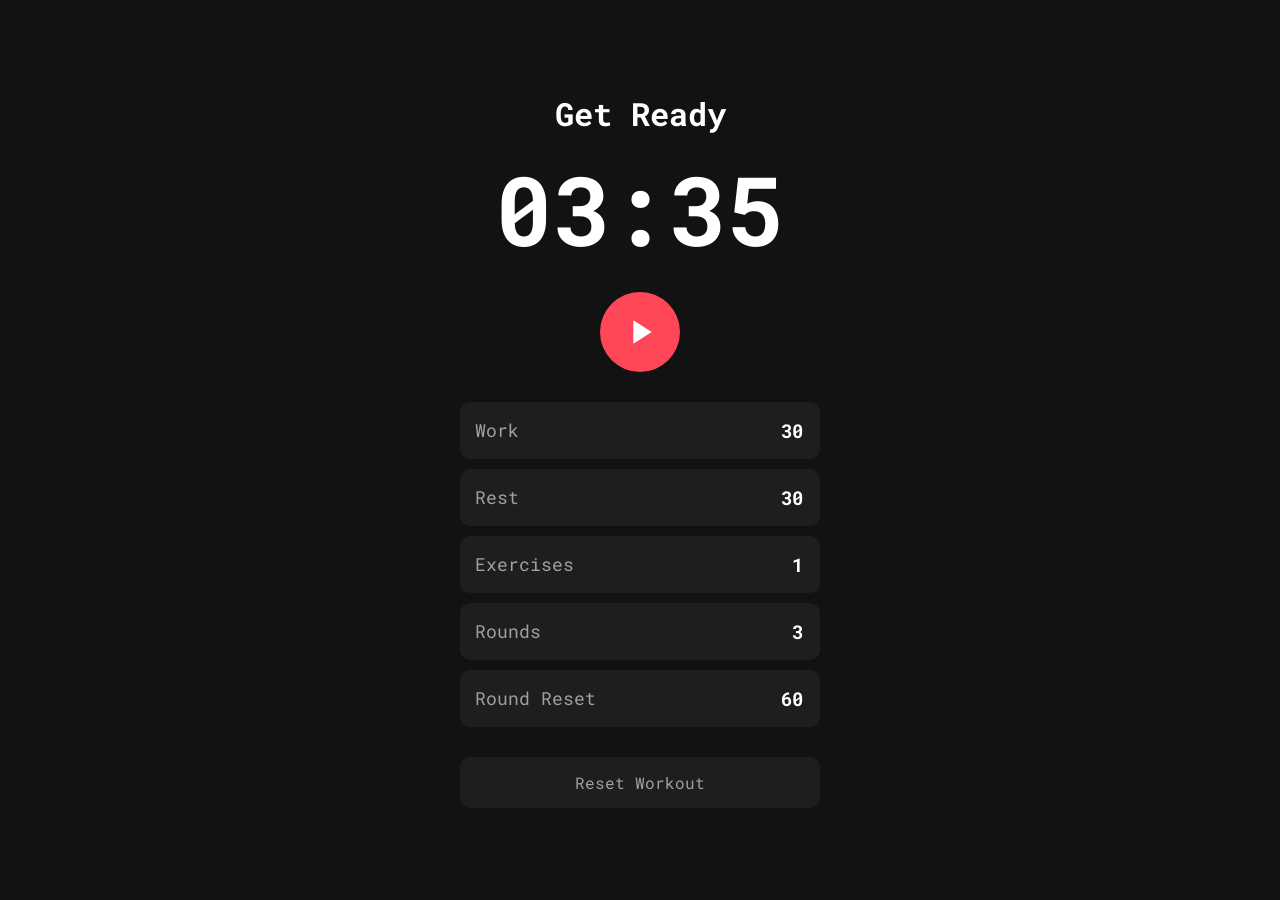
<file: index.html>
<!DOCTYPE html>
<html lang="en">
<head>
    <meta charset="UTF-8">
    <meta name="viewport" content="width=device-width, initial-scale=1.0">
    <title>Interval Timer</title>
    <link rel="stylesheet" href="style.css">
    <link href="https://fonts.googleapis.com/css2?family=Roboto+Mono:wght@400;700&display=swap" rel="stylesheet">
</head>
<body>
    <div class="timer-container">
        <div id="status-display" class="status-display">Get Ready</div>
        <div id="timer-display" class="timer-display">00:00</div>

        <div class="main-controls">
            <button id="start-pause-btn" class="start-pause-btn">
                <svg id="play-icon" xmlns="http://www.w3.org/2000/svg" viewBox="0 0 24 24" fill="currentColor"><path d="M8 5v14l11-7z"/></svg>
                <svg id="pause-icon" xmlns="http://www.w3.org/2000/svg" viewBox="0 0 24 24" fill="currentColor" style="display: none;"><path d="M6 19h4V5H6v14zm8-14v14h4V5h-4z"/></svg>
            </button>
        </div>

        <div class="settings">
            <div class="setting-item">
                <label for="work-duration">Work</label>
                <input type="number" id="work-duration" value="30" min="1">
            </div>
            <div class="setting-item">
                <label for="rest-duration">Rest</label>
                <input type="number" id="rest-duration" value="30" min="0">
            </div>
            <div class="setting-item">
                <label for="exercises">Exercises</label>
                <input type="number" id="exercises" value="1" min="1">
            </div>
            <div class="setting-item">
                <label for="rounds">Rounds</label>
                <input type="number" id="rounds" value="3" min="1">
            </div>
            <div class="setting-item">
                <label for="round-reset-duration">Round Reset</label>
                <input type="number" id="round-reset-duration" value="60" min="0">
            </div>
        </div>

         <button id="reset-btn" class="reset-btn">Reset Workout</button>
    </div>

    <audio id="countdown-sound" src="sounds/countdown.mp3" preload="auto"></audio>
    <audio id="next-sound" src="sounds/next.mp3" preload="auto"></audio>

    <script src="script.js"></script>
</body>
</html>
</file>
<file: style.css>
:root {
    --bg-color: #121212;
    --surface-color: #1e1e1e;
    --primary-color: #ff4757;
    --text-color: #ffffff;
    --text-secondary-color: #a0a0a0;
    --work-color: #2ed573;
    --rest-color: #ff6348;
    --ready-color: #ffa502;
    --reset-color: #feca57;
}

body {
    font-family: 'Roboto Mono', monospace;
    background-color: var(--bg-color);
    color: var(--text-color);
    display: flex;
    justify-content: center;
    align-items: center;
    min-height: 100vh;
    margin: 0;
    -webkit-tap-highlight-color: transparent; /* Disable tap highlight on mobile */
}

.timer-container {
    width: 100%;
    max-width: 400px;
    padding: 20px;
    box-sizing: border-box;
    text-align: center;
}

.status-display {
    font-size: 2rem;
    font-weight: bold;
    margin-bottom: 10px;
    transition: color 0.5s ease;
}

.timer-display {
    font-size: 6rem;
    font-weight: 700;
    margin-bottom: 20px;
}

.main-controls {
    margin-bottom: 30px;
}

.start-pause-btn {
    width: 80px;
    height: 80px;
    border-radius: 50%;
    border: none;
    background-color: var(--primary-color);
    color: white;
    cursor: pointer;
    display: flex;
    justify-content: center;
    align-items: center;
    margin: 0 auto;
    transition: background-color 0.3s ease;
}

.start-pause-btn:hover {
    background-color: #e03e4d;
}

.start-pause-btn svg {
    width: 40px;
    height: 40px;
}

.settings {
    display: flex;
    flex-direction: column;
    gap: 10px;
    margin-bottom: 30px;
}

.setting-item {
    background-color: var(--surface-color);
    padding: 15px;
    border-radius: 10px;
    display: flex;
    justify-content: space-between;
    align-items: center;
    font-size: 1.1rem;
}

.setting-item label {
    color: var(--text-secondary-color);
}

.setting-item input {
    background: none;
    border: none;
    color: var(--text-color);
    font-family: 'Roboto Mono', monospace;
    font-size: 1.2rem;
    width: 60px;
    text-align: right;
    font-weight: bold;
    outline: none;
}
/* Hides the arrows from number inputs */
input[type=number]::-webkit-inner-spin-button,
input[type=number]::-webkit-outer-spin-button {
    -webkit-appearance: none;
    margin: 0;
}
input[type=number] {
    -moz-appearance: textfield;
}

.reset-btn {
    background-color: var(--surface-color);
    border: none;
    color: var(--text-secondary-color);
    padding: 15px 20px;
    font-family: 'Roboto Mono', monospace;
    font-size: 1rem;
    border-radius: 10px;
    cursor: pointer;
    width: 100%;
    transition: background-color 0.3s ease;
}

.reset-btn:hover {
    background-color: #333;
}
</file>
